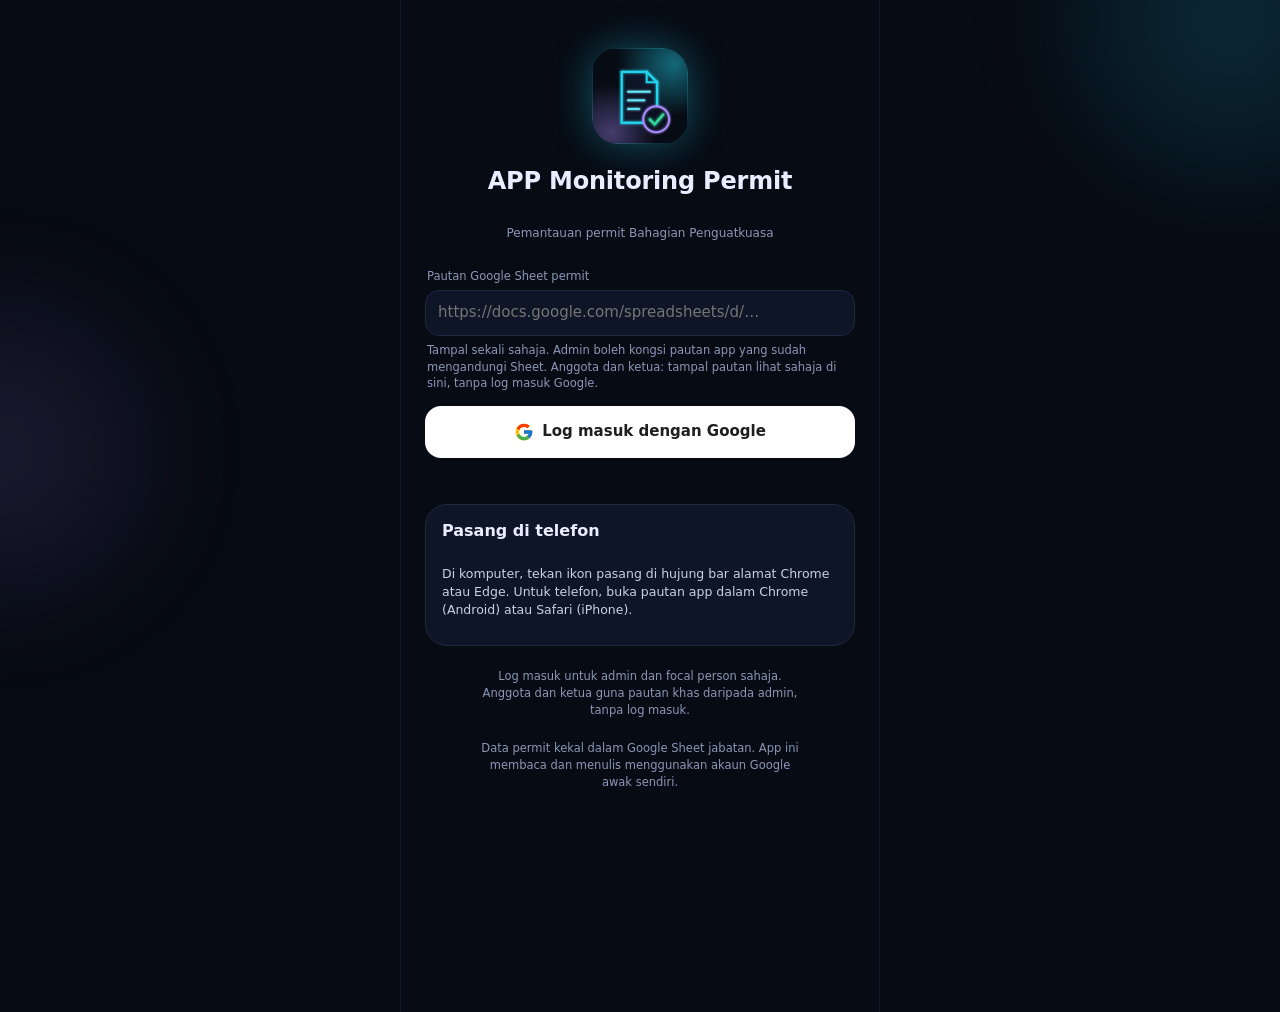
<file: index.html>
<!doctype html>
<html lang="ms">
<head>
<meta charset="utf-8">
<meta name="viewport" content="width=device-width, initial-scale=1, viewport-fit=cover">
<meta http-equiv="Content-Security-Policy" content="default-src 'self'; script-src 'self' https://accounts.google.com/gsi/client; style-src 'self' 'unsafe-inline' https://fonts.googleapis.com https://accounts.google.com/gsi/style; font-src https://fonts.gstatic.com; img-src 'self' data: blob: https://*.googleusercontent.com; connect-src 'self' https://*.googleapis.com https://accounts.google.com/gsi/ https://script.google.com https://script.googleusercontent.com; frame-src https://accounts.google.com/gsi/; manifest-src 'self'; worker-src 'self'; base-uri 'self'; form-action 'none'; object-src 'none'">
<meta name="referrer" content="strict-origin-when-cross-origin">
<title>APP Monitoring Permit</title>
<meta name="description" content="Pemantauan permit Bahagian Penguatkuasa: hasil kutipan, carian permit, pembaharuan dan surat peringatan.">
<meta name="theme-color" content="#070b14">
<meta name="color-scheme" content="dark">
<meta name="mobile-web-app-capable" content="yes">
<meta name="apple-mobile-web-app-capable" content="yes">
<meta name="apple-mobile-web-app-status-bar-style" content="black-translucent">
<meta name="apple-mobile-web-app-title" content="Monitoring Permit">
<link rel="manifest" href="manifest.webmanifest">
<link rel="icon" type="image/png" sizes="32x32" href="icons/icon-32.png">
<link rel="apple-touch-icon" href="icons/icon-180.png">
<link rel="preconnect" href="https://fonts.googleapis.com">
<link rel="preconnect" href="https://fonts.gstatic.com" crossorigin>
<link rel="stylesheet" href="https://fonts.googleapis.com/css2?family=Inter:wght@400;500;600;700&family=Space+Grotesk:wght@500;700&display=swap">
<link rel="stylesheet" href="css/app.css">
<script src="https://accounts.google.com/gsi/client" async defer></script>
<script type="module" src="js/app.js"></script>
</head>
<body>
<div class="bg-glow" aria-hidden="true"><span class="g1"></span><span class="g2"></span></div>
<main id="app">
  <div class="boot"><img src="icons/icon-192.png" alt="" width="88" height="88"><span>Memuatkan APP Monitoring Permit…</span></div>
</main>
<nav id="nav" class="nav" aria-label="Navigasi utama" hidden></nav>
<div id="toast" class="toast" role="status" aria-live="polite"></div>
<div id="sheet-root"></div>
<noscript><p style="padding:24px;color:#e8eeff">App ini memerlukan JavaScript.</p></noscript>
</body>
</html>
</file>
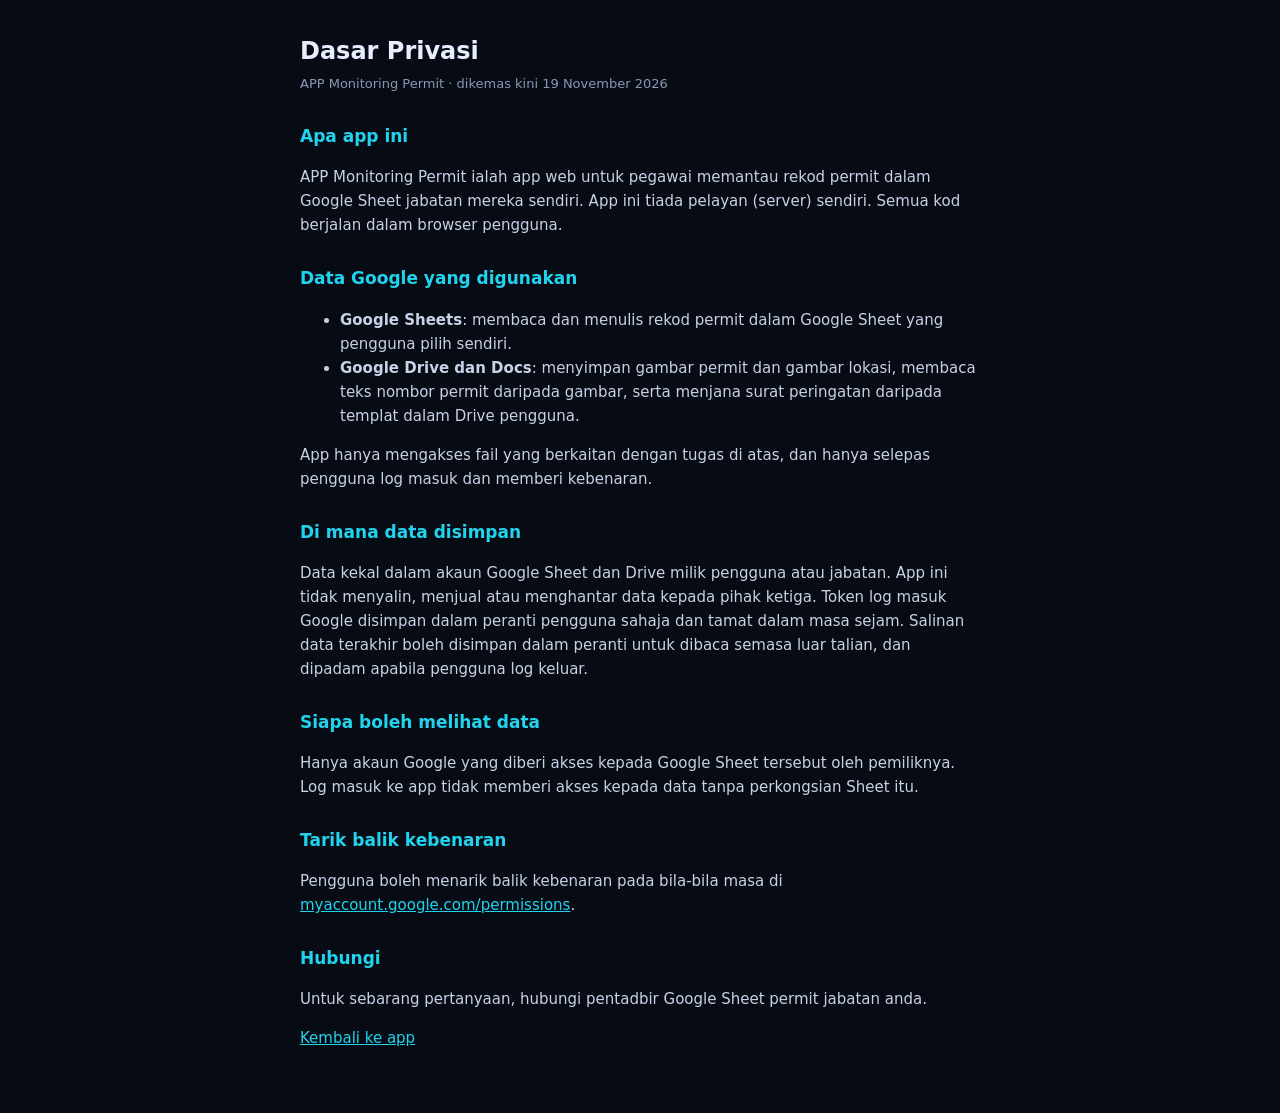
<file: privacy.html>
<!doctype html>
<html lang="ms">
<head>
<meta charset="utf-8">
<meta name="viewport" content="width=device-width, initial-scale=1">
<title>Dasar Privasi, APP Monitoring Permit</title>
<style>
  :root { color-scheme: dark; }
  body { margin: 0; background: #070b14; color: #e8eeff; font: 15px/1.6 system-ui, -apple-system, 'Segoe UI', Roboto, sans-serif; }
  main { max-width: 680px; margin: 0 auto; padding: 32px 18px 48px; }
  h1 { font-size: 24px; margin: 0 0 4px; }
  h2 { font-size: 17px; margin: 28px 0 6px; color: #22d3ee; }
  p, li { color: #c9d1e6; }
  a { color: #22d3ee; }
  .sub { color: #8b97b5; font-size: 13px; }
</style>
</head>
<body>
<main>
  <h1>Dasar Privasi</h1>
  <div class="sub">APP Monitoring Permit · dikemas kini 19 November 2026</div>

  <h2>Apa app ini</h2>
  <p>APP Monitoring Permit ialah app web untuk pegawai memantau rekod permit dalam Google Sheet jabatan mereka sendiri. App ini tiada pelayan (server) sendiri. Semua kod berjalan dalam browser pengguna.</p>

  <h2>Data Google yang digunakan</h2>
  <ul>
    <li><b>Google Sheets</b>: membaca dan menulis rekod permit dalam Google Sheet yang pengguna pilih sendiri.</li>
    <li><b>Google Drive dan Docs</b>: menyimpan gambar permit dan gambar lokasi, membaca teks nombor permit daripada gambar, serta menjana surat peringatan daripada templat dalam Drive pengguna.</li>
  </ul>
  <p>App hanya mengakses fail yang berkaitan dengan tugas di atas, dan hanya selepas pengguna log masuk dan memberi kebenaran.</p>

  <h2>Di mana data disimpan</h2>
  <p>Data kekal dalam akaun Google Sheet dan Drive milik pengguna atau jabatan. App ini tidak menyalin, menjual atau menghantar data kepada pihak ketiga. Token log masuk Google disimpan dalam peranti pengguna sahaja dan tamat dalam masa sejam. Salinan data terakhir boleh disimpan dalam peranti untuk dibaca semasa luar talian, dan dipadam apabila pengguna log keluar.</p>

  <h2>Siapa boleh melihat data</h2>
  <p>Hanya akaun Google yang diberi akses kepada Google Sheet tersebut oleh pemiliknya. Log masuk ke app tidak memberi akses kepada data tanpa perkongsian Sheet itu.</p>

  <h2>Tarik balik kebenaran</h2>
  <p>Pengguna boleh menarik balik kebenaran pada bila-bila masa di <a href="https://myaccount.google.com/permissions">myaccount.google.com/permissions</a>.</p>

  <h2>Hubungi</h2>
  <p>Untuk sebarang pertanyaan, hubungi pentadbir Google Sheet permit jabatan anda.</p>

  <p><a href="./">Kembali ke app</a></p>
</main>
</body>
</html>
</file>
<file: css/app.css>
/* APP Monitoring Permit, gaya "Neon gelap" */
:root {
  --bg: #070b14;
  --card: #0e1526;
  --card2: #141c2e;
  --deep: #0b111e;
  --line: #1d2a44;
  --text: #e8eeff;
  --soft: #c9d1e6;
  --muted: #8b97b5;
  --cyan: #22d3ee;
  --violet: #a78bfa;
  --green: #34d399;
  --amber: #fbbf24;
  --rose: #fb7185;
  --grey: #a3adc4;
  --font: 'Inter', system-ui, -apple-system, 'Segoe UI', Roboto, sans-serif;
  --font-h: 'Space Grotesk', 'Inter', system-ui, sans-serif;
  color-scheme: dark;
}

* { box-sizing: border-box; }
html, body { margin: 0; background: var(--bg); color: var(--text); }
body {
  font-family: var(--font);
  font-size: 14px;
  line-height: 1.45;
  min-height: 100dvh;
  -webkit-font-smoothing: antialiased;
  -webkit-tap-highlight-color: transparent;
  overscroll-behavior-y: none;
}
a { color: var(--cyan); text-decoration: none; }
button { font: inherit; color: inherit; }
[hidden] { display: none !important; }
:focus-visible { outline: 2px solid var(--cyan); outline-offset: 2px; }
.sr { position: absolute; width: 1px; height: 1px; overflow: hidden; clip: rect(0 0 0 0); white-space: nowrap; }
.ic { width: 22px; height: 22px; flex: none; }

.bg-glow { position: fixed; inset: 0; pointer-events: none; overflow: hidden; z-index: 0; }
.bg-glow span { position: absolute; border-radius: 50%; filter: blur(70px); }
.bg-glow .g1 { top: -120px; right: -90px; width: 280px; height: 280px; background: var(--cyan); opacity: .15; }
.bg-glow .g2 { top: 320px; left: -130px; width: 260px; height: 260px; background: var(--violet); opacity: .12; }

#app {
  position: relative;
  z-index: 1;
  max-width: 480px;
  margin: 0 auto;
  min-height: 100dvh;
  padding-bottom: calc(112px + env(safe-area-inset-bottom));
}
.page { padding: calc(18px + env(safe-area-inset-top)) 16px 0; display: flex; flex-direction: column; gap: 12px; }
.pt { padding: 6px 4px 0; }

/* Teks */
.h1 { font-family: var(--font-h); font-size: 22px; font-weight: 700; margin: 0; letter-spacing: -.2px; }
.h2 { font-family: var(--font-h); font-size: 16px; font-weight: 700; margin: 0; }
.sub { font-size: 12px; color: var(--muted); }
.sub2 { font-size: 12.5px; color: var(--soft); }
.small { font-size: 12px; }
.muted { color: var(--muted); }
.cyan { color: var(--cyan); }
.violet { color: var(--violet); }
.amber { color: var(--amber); }
.b { font-weight: 700; }
.mono { font-family: var(--font-h); font-weight: 700; }
.center { text-align: center; }
.grow { flex: 1; min-width: 0; }
.count { font-size: 12px; color: var(--muted); margin: 6px 4px 0; }

/* Kad */
.card { background: var(--card); border: 1px solid var(--line); border-radius: 22px; padding: 14px 16px; display: flex; flex-direction: column; gap: 10px; }
.card.neon { border-color: rgba(34, 211, 238, .35); box-shadow: 0 0 30px rgba(34, 211, 238, .1); }
.card-h { display: flex; justify-content: space-between; align-items: center; gap: 10px; }
.sep { height: 1px; background: var(--line); }

/* Bar atas */
.top { display: flex; justify-content: space-between; align-items: center; gap: 12px; padding: 4px 4px 0; }
.who { display: flex; align-items: center; gap: 12px; color: var(--text); min-width: 0; }
.who > span:last-child { display: flex; flex-direction: column; min-width: 0; }
.who-logo { flex: none; border-radius: 14px; }
.hello { font-size: 17px; font-weight: 600; white-space: nowrap; overflow: hidden; text-overflow: ellipsis; }
.avatar {
  width: 44px; height: 44px; flex: none; border-radius: 50%; border: 1.5px solid var(--cyan);
  display: flex; align-items: center; justify-content: center; font-family: var(--font-h); font-weight: 700;
  color: var(--cyan); box-shadow: 0 0 14px rgba(34, 211, 238, .45);
}
.avatar.lg { width: 56px; height: 56px; font-size: 20px; }
.icon-btn {
  position: relative; width: 44px; height: 44px; flex: none; border-radius: 14px; border: 1px solid var(--line);
  background: var(--card); color: var(--text); display: flex; align-items: center; justify-content: center; cursor: pointer;
}
.icon-btn .ic { width: 20px; height: 20px; }
.icon-btn .dot { position: absolute; top: 9px; right: 10px; width: 8px; height: 8px; border-radius: 50%; background: var(--amber); box-shadow: 0 0 8px var(--amber); }
.hbar { display: flex; align-items: center; gap: 10px; padding-top: 4px; }
.hbar-t { flex: 1; min-width: 0; }
.hbar-title { font-family: var(--font-h); font-size: 17px; font-weight: 700; }

/* Hero Utama */
.hero {
  padding: 18px; border-radius: 26px; background: var(--card); border: 1px solid rgba(34, 211, 238, .35);
  box-shadow: 0 0 32px rgba(34, 211, 238, .12); display: flex; justify-content: space-between; align-items: center; gap: 10px; color: var(--text);
}
.hero-l { display: flex; flex-direction: column; gap: 6px; min-width: 0; }
.hero-amt { font-family: var(--font-h); font-size: 27px; font-weight: 700; letter-spacing: -.5px; white-space: nowrap; }
.hero-amt.big { font-size: 30px; }
.chip-c {
  align-self: flex-start; font-size: 11px; font-weight: 600; color: var(--cyan); background: rgba(34, 211, 238, .1);
  border: 1px solid rgba(34, 211, 238, .35); padding: 3px 9px; border-radius: 999px;
}
.hero svg { flex: none; }

.tiles3 { display: grid; grid-template-columns: repeat(3, minmax(0, 1fr)); gap: 10px; }
.tile { padding: 11px 12px; border-radius: 18px; background: var(--card); border: 1px solid var(--line); color: var(--text); }
.tile.warn { border-color: rgba(251, 191, 36, .4); }
.tile-l { display: flex; align-items: center; gap: 6px; font-size: 11px; color: var(--muted); }
.tile-n { font-family: var(--font-h); font-size: 24px; font-weight: 700; margin-top: 2px; }
.led { width: 8px; height: 8px; border-radius: 50%; flex: none; display: inline-block; }
.led.ok { background: var(--green); box-shadow: 0 0 8px var(--green); }
.led.warn { background: var(--amber); box-shadow: 0 0 8px var(--amber); }
.led.bad { background: var(--rose); box-shadow: 0 0 8px var(--rose); }

.quick { display: grid; grid-template-columns: repeat(4, minmax(0, 1fr)); gap: 8px; margin: 4px 0; }
.quick a { position: relative; display: flex; flex-direction: column; align-items: center; gap: 7px; color: var(--text); font-size: 12px; }
.q-ic {
  width: 56px; height: 56px; border-radius: 20px; background: var(--card); border: 1px solid rgba(34, 211, 238, .45);
  color: var(--cyan); display: flex; align-items: center; justify-content: center; box-shadow: 0 0 16px rgba(34, 211, 238, .18);
}
.q-ic.v { border-color: rgba(167, 139, 250, .5); color: var(--violet); box-shadow: 0 0 16px rgba(167, 139, 250, .18); }
.q-ic .ic { width: 24px; height: 24px; }
.q-badge {
  position: absolute; top: -4px; right: calc(50% - 34px); min-width: 18px; height: 18px; padding: 0 5px; border-radius: 999px;
  background: var(--amber); color: #1a1300; font-size: 11px; font-weight: 700; display: flex; align-items: center; justify-content: center;
}

.att { display: flex; flex-direction: column; gap: 10px; }
.att-row { display: flex; justify-content: space-between; align-items: center; gap: 10px; color: var(--text); }
.att-main { min-width: 0; }
.att-name { font-size: 14px; font-weight: 600; overflow: hidden; text-overflow: ellipsis; white-space: nowrap; }

.info-banner, .install-b {
  padding: 11px 14px; border-radius: 18px; background: rgba(167, 139, 250, .1); border: 1px solid rgba(167, 139, 250, .4);
  display: flex; align-items: center; gap: 10px; color: var(--text); font-size: 12.5px; line-height: 1.4;
}
.info-banner .ic, .install-b > .ic { color: var(--violet); width: 20px; height: 20px; }
.install-b { background: rgba(34, 211, 238, .08); border-color: rgba(34, 211, 238, .4); }
.install-b > .ic { color: var(--cyan); }
.icon-x { width: 32px; height: 32px; border: 0; background: transparent; color: var(--muted); display: flex; align-items: center; justify-content: center; cursor: pointer; }
.icon-x .ic { width: 16px; height: 16px; }
.offline { font-size: 12px; color: #fde68a; background: rgba(251, 191, 36, .08); border: 1px solid rgba(251, 191, 36, .35); padding: 8px 12px; border-radius: 14px; }

/* Lencana dan pil */
.badge, .pill {
  font-size: 11px; font-weight: 700; padding: 3px 9px; border-radius: 999px; white-space: nowrap; border: 1px solid var(--line); color: var(--soft); flex: none;
}
.badge.ok, .pill.ok { color: var(--green); border-color: rgba(52, 211, 153, .5); }
.badge.warn, .pill.warn { color: var(--amber); border-color: rgba(251, 191, 36, .55); }
.badge.bad, .pill.bad { color: var(--rose); border-color: rgba(251, 113, 133, .55); }
.badge.mute { color: var(--grey); border-color: #334155; }
.pill.cyan { color: var(--cyan); border-color: rgba(34, 211, 238, .5); }
.pill { font-family: var(--font-h); font-size: 12.5px; padding: 4px 10px; }
.tag { font-size: 11px; color: var(--soft); background: var(--line); padding: 3px 9px; border-radius: 999px; }
.tags { display: flex; gap: 6px; margin-top: 6px; flex-wrap: wrap; }

/* Carian */
.search {
  display: flex; align-items: center; gap: 10px; height: 52px; padding: 0 8px 0 14px; border-radius: 18px; background: var(--card);
  border: 1px solid var(--cyan); box-shadow: 0 0 0 3px rgba(34, 211, 238, .15), 0 0 22px rgba(34, 211, 238, .18);
}
.search > .ic { color: var(--cyan); width: 20px; height: 20px; }
.search input { flex: 1; min-width: 0; border: 0; outline: 0; background: transparent; color: var(--text); font: inherit; font-size: 16px; }
.search input::-webkit-search-cancel-button { display: none; }
.clear { width: 32px; height: 32px; border: 0; border-radius: 50%; background: var(--line); color: var(--soft); display: flex; align-items: center; justify-content: center; cursor: pointer; }
.clear .ic { width: 14px; height: 14px; }

.chips { display: flex; gap: 8px; flex-wrap: wrap; }
.chip {
  height: 36px; padding: 0 13px; border-radius: 999px; border: 1px solid var(--line); background: var(--card); color: var(--soft);
  font-size: 13px; cursor: pointer; display: inline-flex; align-items: center; gap: 6px;
}
.chip.on { background: var(--cyan); border-color: var(--cyan); color: #04131a; font-weight: 600; }
.chip.on .led { box-shadow: none; }

.list { display: flex; flex-direction: column; gap: 10px; }
.rcard {
  padding: 14px 16px; border-radius: 20px; background: var(--card); border: 1px solid var(--line); color: var(--text);
  display: flex; flex-direction: column; gap: 6px;
}
.rcard.dim { background: var(--deep); border-color: #172238; color: var(--soft); }
.rcard.violet-b { border-color: rgba(167, 139, 250, .5); }
.rcard-top { display: flex; justify-content: space-between; align-items: flex-start; gap: 10px; }
.rcard-name { font-size: 14.5px; font-weight: 600; min-width: 0; overflow-wrap: anywhere; }
.rcard-foot { display: flex; justify-content: space-between; gap: 10px; font-size: 12px; color: var(--soft); flex-wrap: wrap; }

.empty { text-align: center; padding: 32px 16px; display: flex; flex-direction: column; gap: 8px; align-items: center; }
.empty-t { font-family: var(--font-h); font-weight: 700; font-size: 15px; }

/* Butiran */
.phero {
  padding: 18px; border-radius: 26px; background: var(--card); border: 1px solid var(--line); display: flex; flex-direction: column; gap: 12px;
}
.phero.ok { border-color: rgba(52, 211, 153, .45); box-shadow: 0 0 30px rgba(52, 211, 153, .08); }
.phero.warn { border-color: rgba(251, 191, 36, .45); box-shadow: 0 0 30px rgba(251, 191, 36, .1); }
.phero.bad { border-color: rgba(251, 113, 133, .45); box-shadow: 0 0 30px rgba(251, 113, 133, .1); }
.phero-top { display: flex; justify-content: space-between; align-items: flex-start; gap: 10px; }
.phero-name { font-family: var(--font-h); font-size: 21px; font-weight: 700; overflow-wrap: anywhere; }
.phero-big { display: flex; align-items: baseline; gap: 8px; flex-wrap: wrap; font-size: 14px; color: var(--soft); }
.phero-big .num { font-family: var(--font-h); font-size: 44px; font-weight: 700; line-height: 1; }
.pbar { height: 8px; border-radius: 999px; background: var(--line); overflow: hidden; }
.pbar > div { height: 8px; border-radius: 999px; }
.pbar-l { display: flex; justify-content: space-between; font-size: 11px; color: var(--muted); margin-top: 5px; }

.acts { display: grid; grid-template-columns: repeat(var(--n, 4), minmax(0, 1fr)); gap: 8px; }
.act {
  display: flex; flex-direction: column; align-items: center; gap: 6px; padding: 12px 0; border-radius: 18px; background: var(--card);
  border: 1px solid var(--line); color: var(--muted); font-size: 12px; font-weight: 600; cursor: pointer; text-align: center;
}
.act.primary { background: var(--cyan); border-color: var(--cyan); color: #04131a; box-shadow: 0 0 18px rgba(34, 211, 238, .45); }
.act.violet { border-color: rgba(167, 139, 250, .5); color: var(--violet); }
.act.green { border-color: rgba(52, 211, 153, .5); color: var(--green); }

.dl-card { gap: 0; padding: 4px 16px; }
.drow { display: flex; justify-content: space-between; align-items: center; gap: 12px; padding: 11px 0; border-bottom: 1px solid var(--line); }
.drow:last-child { border-bottom: 0; }
.dl { font-size: 12.5px; color: var(--muted); flex: none; }
.dv { font-size: 13px; text-align: right; overflow-wrap: anywhere; display: flex; align-items: center; justify-content: flex-end; gap: 8px; flex-wrap: wrap; }
.more-card .drow { padding: 8px 0; }
.mini {
  height: 30px; padding: 0 10px; border-radius: 10px; border: 1px solid rgba(34, 211, 238, .5); background: transparent; color: var(--cyan);
  font-size: 12px; font-weight: 600; cursor: pointer;
}

.files { display: grid; grid-template-columns: repeat(2, minmax(0, 1fr)); gap: 8px; }
.fbtn {
  display: flex; align-items: center; gap: 8px; min-height: 48px; padding: 10px 12px; border-radius: 16px; background: var(--card);
  border: 1px solid var(--line); color: var(--text); font-size: 12.5px; cursor: pointer; text-align: left;
}
.fbtn span { flex: 1; min-width: 0; }
.fbtn .ic { width: 18px; height: 18px; color: var(--cyan); }
.fbtn.dashed { border: 1.5px dashed rgba(34, 211, 238, .5); background: rgba(34, 211, 238, .05); }
.fbtn.done { border-color: rgba(52, 211, 153, .5); }
.fbtn.done .ic { color: var(--green); }
.fbtn.wait { border-color: rgba(34, 211, 238, .35); color: var(--soft); cursor: default; }
.fbtn.wait .spin { width: 14px; height: 14px; flex: none; color: var(--cyan); }
.scanbar .spin { width: 12px; height: 12px; vertical-align: -1px; margin-right: 4px; color: var(--cyan); }

.note { padding: 14px 16px; border-radius: 22px; display: flex; flex-direction: column; gap: 10px; }
.note.warn { background: rgba(251, 191, 36, .07); border: 1px solid rgba(251, 191, 36, .4); }
.note.ok { background: rgba(52, 211, 153, .07); border: 1px solid rgba(52, 211, 153, .4); }
.note-t { display: flex; align-items: center; gap: 8px; font-size: 13.5px; font-weight: 600; }
.note.warn .note-t { color: #fde68a; }
.note.warn .note-t .ic { color: var(--amber); width: 18px; height: 18px; }
.note.ok .note-t .ic { color: var(--green); width: 18px; height: 18px; }

.hist { display: flex; flex-direction: column; gap: 8px; }
.hist-i { display: flex; align-items: center; gap: 10px; font-size: 12.5px; color: var(--soft); }
.hist-i.cur { color: var(--text); font-weight: 600; }

/* Butang */
.btn {
  display: inline-flex; align-items: center; justify-content: center; gap: 8px; height: 46px; padding: 0 16px; border-radius: 16px;
  border: 1px solid transparent; font-size: 14px; font-weight: 700; cursor: pointer; text-decoration: none; white-space: nowrap;
}
.btn .ic { width: 18px; height: 18px; }
.btn:disabled { opacity: .55; cursor: default; }
.btn.primary { background: var(--cyan); color: #04131a; box-shadow: 0 0 22px rgba(34, 211, 238, .45); }
.btn.violet { background: var(--violet); color: #160b33; box-shadow: 0 0 20px rgba(167, 139, 250, .45); }
.btn.amber { background: var(--amber); color: #1a1300; }
.btn.amber-o { border-color: rgba(251, 191, 36, .55); color: var(--amber); background: transparent; }
.btn.ghost { background: var(--card); border-color: var(--line); color: var(--text); }
.btn.ghost.danger { color: var(--rose); border-color: rgba(251, 113, 133, .45); }
.btn.google { background: #fff; color: #1f1f1f; }
.btn.google .ic { width: 20px; height: 20px; }
.btn.big { height: 52px; width: 100%; font-size: 15px; }
.btn.wide { width: 100%; }
.btn.sm { height: 38px; padding: 0 12px; font-size: 13px; border-radius: 12px; }
.btn.amber.sm { align-self: flex-start; }
.link { border: 0; background: none; color: var(--cyan); font-size: 12px; font-weight: 600; padding: 0; cursor: pointer; }
.row2 { display: grid; grid-template-columns: repeat(2, minmax(0, 1fr)); gap: 10px; }
.row-btns { display: flex; gap: 8px; flex-wrap: wrap; }
.spin {
  width: 16px; height: 16px; border-radius: 50%; border: 2px solid currentColor; border-right-color: transparent;
  display: inline-block; animation: spin .8s linear infinite;
}
@keyframes spin { to { transform: rotate(360deg); } }

/* Borang */
.form-page { gap: 10px; }
.vbanner {
  padding: 10px 14px; border-radius: 16px; background: rgba(167, 139, 250, .1); border: 1px solid rgba(167, 139, 250, .4);
  display: flex; justify-content: space-between; align-items: center; gap: 10px; font-size: 12.5px; color: #ddd6fe;
}
.vbanner b { color: var(--text); }
.vbanner a { color: var(--violet); font-weight: 600; }
.seg { padding: 4px; border-radius: 16px; background: var(--card); border: 1px solid var(--line); display: grid; grid-auto-flow: column; grid-auto-columns: minmax(0, 1fr); gap: 4px; }
.seg button { height: 44px; border: 0; border-radius: 12px; background: transparent; color: var(--muted); font-size: 13.5px; font-weight: 600; cursor: pointer; }
.seg button[aria-checked="true"] { background: var(--cyan); color: #04131a; font-weight: 700; box-shadow: 0 0 16px rgba(34, 211, 238, .4); }
.grid2 { display: grid; grid-template-columns: repeat(2, minmax(0, 1fr)); gap: 10px; }
.fld { display: flex; flex-direction: column; min-width: 0; }
.lbl { display: block; font-size: 11.5px; color: var(--muted); margin: 0 0 5px 2px; }
.hint { font-size: 11.5px; color: var(--muted); margin: 6px 2px 0; }
.inp {
  width: 100%; min-height: 46px; padding: 0 12px; border-radius: 14px; border: 1px solid var(--line); background: var(--card);
  color: var(--text); font: inherit; font-size: 15px; outline: 0; appearance: none; -webkit-appearance: none;
}
textarea.inp { padding: 11px 12px; resize: vertical; line-height: 1.4; }
select.inp {
  background-image: url("data:image/svg+xml,%3Csvg xmlns='http://www.w3.org/2000/svg' width='14' height='14' viewBox='0 0 24 24' fill='none' stroke='%238b97b5' stroke-width='2.4' stroke-linecap='round'%3E%3Cpath d='M6 9l6 6 6-6'/%3E%3C/svg%3E");
  background-repeat: no-repeat; background-position: right 12px center; padding-right: 32px;
}
.inp:focus { border-color: var(--cyan); box-shadow: 0 0 0 3px rgba(34, 211, 238, .12); }
.inp.violet { border-color: rgba(167, 139, 250, .6); }
.inp.err { border-color: var(--rose); box-shadow: 0 0 0 3px rgba(251, 113, 133, .15); }
.inp[type="date"] { color-scheme: dark; }
.inrow { display: flex; gap: 8px; }
.inrow .inp { flex: 1; min-width: 0; }
.inrow .btn { height: 46px; }
.form-card { gap: 12px; }

.stepper { padding: 10px 12px; border-radius: 16px; background: var(--card); border: 1px solid var(--line); }
.stepper.on { border-color: rgba(34, 211, 238, .4); }
.stepper-l { font-size: 11.5px; color: var(--muted); }
.stepper-c { display: flex; justify-content: space-between; align-items: center; margin-top: 6px; }
.st-btn { width: 38px; height: 38px; border-radius: 10px; border: 1px solid var(--line); background: var(--card2); color: var(--text); font-size: 18px; cursor: pointer; }
.st-v { font-family: var(--font-h); font-size: 22px; font-weight: 700; color: var(--muted); }
.stepper.on .st-v { color: var(--cyan); }

/* Imbas permit */
.choice {
  display: flex; flex-direction: column; align-items: flex-start; gap: 6px; width: 100%; padding: 18px; border-radius: 22px;
  background: var(--card); border: 1px solid var(--line); color: var(--text); text-align: left; text-decoration: none; font: inherit; cursor: pointer;
}
.choice.main { border-color: rgba(34, 211, 238, .45); background: linear-gradient(160deg, rgba(34, 211, 238, .12), var(--card) 65%); box-shadow: 0 0 30px rgba(34, 211, 238, .12); }
.choice:disabled { cursor: default; }
.choice-ic { width: 46px; height: 46px; border-radius: 14px; display: grid; place-items: center; background: rgba(34, 211, 238, .12); color: var(--cyan); margin-bottom: 4px; }
.choice-ic.v { background: rgba(167, 139, 250, .12); color: var(--violet); }
.choice-ic .ic { width: 22px; height: 22px; }
.choice-t { font-family: var(--font-h); font-size: 17px; font-weight: 700; display: flex; align-items: center; gap: 8px; }
.link.center { align-self: center; padding: 4px 8px 8px; }
.inp.scanned { border-color: rgba(34, 211, 238, .75); background-color: rgba(34, 211, 238, .06); }
.seg.scanned { border-color: rgba(34, 211, 238, .75); }
.scan-tag { margin-left: 6px; padding: 1px 6px; border-radius: 6px; font-size: 10px; font-weight: 700; color: #04131a; background: var(--cyan); vertical-align: 1px; }
.scan-diff { margin: 6px 2px 0; font-size: 11.5px; color: var(--amber); display: flex; gap: 10px; align-items: center; flex-wrap: wrap; }
.scan-diff b { color: var(--text); font-weight: 600; }
.scanbar {
  display: flex; gap: 12px; align-items: center; padding: 10px 12px 10px 10px; border-radius: 16px; font-size: 12.5px; line-height: 1.45;
  background: rgba(34, 211, 238, .08); border: 1px solid rgba(34, 211, 238, .4); color: var(--soft);
}
.scanbar b { color: var(--text); }
.scan-thumb { flex: none; width: 56px; height: 72px; padding: 0; border-radius: 10px; overflow: hidden; border: 1px solid var(--line); background: var(--deep); cursor: zoom-in; }
.scan-thumb img { width: 100%; height: 100%; object-fit: cover; display: block; }
.scan-full { width: 100%; max-height: 70vh; object-fit: contain; border-radius: 12px; background: var(--deep); }

details.more { border-radius: 16px; }
details.more summary, details.more-card summary { cursor: pointer; font-size: 12.5px; color: var(--muted); padding: 6px 4px; list-style: none; }
details.more summary::before, details.more-card summary::before { content: '+ '; color: var(--cyan); }
details[open].more summary::before, details[open].more-card summary::before { content: '− '; }
details.more .fld { margin-top: 6px; }

.savebar {
  position: sticky; bottom: calc(10px + env(safe-area-inset-bottom)); margin-top: 6px; padding: 14px; border-radius: 22px;
  background: rgba(14, 21, 38, .96); border: 1px solid rgba(34, 211, 238, .35); display: flex; flex-direction: column; gap: 12px;
  backdrop-filter: blur(10px); -webkit-backdrop-filter: blur(10px); z-index: 5;
}
.save-sum { display: flex; justify-content: space-between; align-items: flex-end; gap: 10px; }
.save-r { text-align: right; display: flex; flex-direction: column; align-items: flex-end; gap: 2px; }
.save-amt { font-family: var(--font-h); font-size: 24px; font-weight: 700; white-space: nowrap; }

/* Hasil */
.year select {
  height: 40px; padding: 0 30px 0 14px; border-radius: 14px; border: 1px solid rgba(34, 211, 238, .45); background-color: var(--card);
  color: var(--cyan); font: inherit; font-size: 14px; font-weight: 600; appearance: none; -webkit-appearance: none; cursor: pointer;
  background-image: url("data:image/svg+xml,%3Csvg xmlns='http://www.w3.org/2000/svg' width='14' height='14' viewBox='0 0 24 24' fill='none' stroke='%2322d3ee' stroke-width='2.4' stroke-linecap='round'%3E%3Cpath d='M6 9l6 6 6-6'/%3E%3C/svg%3E");
  background-repeat: no-repeat; background-position: right 10px center;
}
.bars { margin-top: 6px; height: 150px; display: grid; grid-template-columns: repeat(12, minmax(0, 1fr)); gap: 6px; align-items: end; }
.bcol { height: 100%; border: 0; background: none; padding: 0; display: flex; flex-direction: column; justify-content: flex-end; align-items: center; gap: 4px; cursor: pointer; }
.bar { width: 100%; border-radius: 6px; background: rgba(34, 211, 238, .55); display: block; }
.bar.top { background: var(--cyan); box-shadow: 0 0 14px rgba(34, 211, 238, .55); }
.bar.zero { background: var(--line); }
.bar.now { box-shadow: 0 0 0 1px rgba(167, 139, 250, .7); }
.bcol.sel .bar { background: var(--violet); box-shadow: 0 0 14px rgba(167, 139, 250, .6); }
.bval { font-size: 11px; color: var(--cyan); font-weight: 600; }
.bars-l { display: grid; grid-template-columns: repeat(12, minmax(0, 1fr)); gap: 6px; text-align: center; font-size: 11px; color: var(--muted); }
.ulist { display: flex; flex-direction: column; gap: 12px; }
.urow { display: flex; justify-content: space-between; align-items: baseline; gap: 10px; font-size: 12.5px; }
.urow span { min-width: 0; }
.urow b { white-space: nowrap; flex: none; }
.ud > summary, .pb > summary { list-style: none; cursor: pointer; }
.ud > summary::-webkit-details-marker, .pb > summary::-webkit-details-marker { display: none; }
.ud > summary .urow > span::before, .pb > summary > span:first-child::before { content: '+ '; color: var(--cyan); font-weight: 700; }
.ud[open] > summary .urow > span::before, .pb[open] > summary > span:first-child::before { content: '− '; }
.pb { border-bottom: 1px solid var(--line); }
.pb:last-child { border-bottom: 0; }
.pb > summary { display: flex; justify-content: space-between; align-items: center; gap: 12px; padding: 12px 0; font-size: 13px; font-weight: 600; }
.pu { margin: 0 0 10px; padding: 8px 12px; border-radius: 14px; background: var(--deep); border: 1px solid var(--line); }
.ud > .pu { margin: 8px 0 0; }
.pu-h { display: flex; justify-content: space-between; align-items: baseline; gap: 10px; font-size: 12.5px; }
.pu-h span { min-width: 0; }
.pu-h b { white-space: nowrap; flex: none; color: var(--cyan); }
.pj { display: flex; justify-content: space-between; gap: 10px; font-size: 12px; color: var(--muted); padding: 5px 0 0; }
.pj .mono { white-space: nowrap; color: var(--soft); }
.ud > .pu .pj:first-child { padding-top: 0; }
.ubar { margin-top: 6px; height: 6px; border-radius: 999px; background: var(--line); overflow: hidden; }
.ubar > div { height: 6px; border-radius: 999px; background: var(--cyan); box-shadow: 0 0 10px rgba(34, 211, 238, .5); }
.stack { display: flex; height: 10px; border-radius: 999px; overflow: hidden; gap: 3px; }
.legend { display: grid; grid-template-columns: repeat(3, minmax(0, 1fr)); gap: 10px 8px; font-size: 12px; }
.lg-l { display: flex; align-items: center; gap: 6px; color: var(--muted); }
.lg-v { font-size: 14px; margin-top: 2px; }
.sw { width: 8px; height: 8px; border-radius: 50%; flex: none; }
.tiles2 { display: grid; grid-template-columns: repeat(2, minmax(0, 1fr)); gap: 10px; }
.tile2 { padding: 12px 14px; border-radius: 18px; color: var(--text); border: 1px solid var(--line); background: var(--card); }
.tile2.cyan { background: rgba(34, 211, 238, .07); border-color: rgba(34, 211, 238, .4); }
.tile2.cyan .tile-n { color: var(--cyan); }
.tile2.violet { background: rgba(167, 139, 250, .08); border-color: rgba(167, 139, 250, .45); }
.tile2.violet .tile-n { color: var(--violet); font-size: 22px; }

/* Surat */
.tabs { padding: 4px; border-radius: 16px; background: var(--card); border: 1px solid var(--line); display: grid; grid-template-columns: repeat(3, minmax(0, 1fr)); gap: 4px; }
.tabs a { height: 40px; border-radius: 12px; color: var(--soft); font-size: 12.5px; display: flex; align-items: center; justify-content: center; text-align: center; padding: 0 4px; }
.tabs a.on { background: var(--violet); color: #160b33; font-weight: 700; }
.paper {
  padding: 14px 16px 12px; border-radius: 14px; background: #fff; color: #1b1b1b; font-family: Arial, sans-serif; font-size: 10.5px;
  line-height: 1.5; box-shadow: 0 0 30px rgba(167, 139, 250, .25); display: flex; flex-direction: column; gap: 6px;
}
.paper-h { display: flex; justify-content: space-between; align-items: center; border-bottom: 1px solid #1b1b1b; padding-bottom: 5px; gap: 8px; }
.paper-org { font-family: Georgia, serif; font-size: 12px; font-weight: 700; letter-spacing: .3px; }
.paper-addr { font-size: 9px; color: #666; }
.paper-row { display: flex; justify-content: space-between; gap: 8px; flex-wrap: wrap; }
.paper-salam { font-family: Georgia, serif; font-style: italic; font-size: 11px; }
.paper .just { text-align: justify; }
.paper .fade { color: #8a8a8a; }
.paper-sign { margin-top: 6px; }
.paper mark { background: #fde68a; color: #1b1b1b; padding: 0 4px; border-radius: 3px; }

/* Panduan pasang */
.install-card { width: 100%; text-align: left; }
.steps { margin: 0; padding: 0; list-style: none; display: flex; flex-direction: column; gap: 10px; font-size: 13px; color: var(--soft); }
.steps li { display: flex; gap: 10px; align-items: flex-start; }
.stepn {
  flex: none; width: 24px; height: 24px; border-radius: 50%; border: 1px solid rgba(34, 211, 238, .5); color: var(--cyan);
  font-family: var(--font-h); font-weight: 700; font-size: 12px; display: flex; align-items: center; justify-content: center;
}
.install-card .hint { margin: 0; }

/* Profil */
.prof { flex-direction: row; align-items: center; gap: 14px; }
.prof .pill { display: inline-block; margin-top: 6px; }

/* Log masuk */
.login { min-height: 100dvh; padding: calc(48px + env(safe-area-inset-top)) 24px 32px; display: flex; flex-direction: column; align-items: center; gap: 14px; text-align: center; }
.login .fld { width: 100%; text-align: left; }
.login-logo { border-radius: 26px; box-shadow: 0 0 40px rgba(34, 211, 238, .35); margin-bottom: 6px; }
.login .h1 { font-size: 24px; }
.err { color: var(--rose); font-size: 13px; min-height: 18px; margin: 0; }
.fine { font-size: 11.5px; color: var(--muted); max-width: 320px; margin: 8px 0 0; }
.boot { min-height: 100dvh; display: flex; flex-direction: column; align-items: center; justify-content: center; gap: 16px; color: var(--muted); font-size: 13px; }
.boot img { border-radius: 24px; box-shadow: 0 0 40px rgba(34, 211, 238, .35); }

/* Navigasi bawah */
.nav {
  position: fixed; left: 50%; transform: translateX(-50%); bottom: calc(14px + env(safe-area-inset-bottom)); z-index: 20;
  width: calc(100% - 28px); max-width: 452px; height: 68px; border-radius: 24px; background: rgba(14, 21, 38, .94);
  border: 1px solid var(--line); display: flex; justify-content: space-around; align-items: center;
  backdrop-filter: blur(12px); -webkit-backdrop-filter: blur(12px);
}
.nav-i { display: flex; flex-direction: column; align-items: center; gap: 3px; font-size: 11px; color: var(--muted); min-width: 56px; padding: 6px 0; }
.nav-i.on { color: var(--cyan); }
.nav-fab {
  width: 58px; height: 58px; margin-top: -32px; border-radius: 50%; background: var(--cyan); color: #04131a;
  display: flex; align-items: center; justify-content: center; box-shadow: 0 0 24px rgba(34, 211, 238, .6);
}
.nav-fab .ic { width: 26px; height: 26px; }

/* Toast dan helaian bawah */
.toast {
  position: fixed; left: 50%; bottom: calc(96px + env(safe-area-inset-bottom)); transform: translate(-50%, 20px); z-index: 60;
  max-width: calc(100% - 32px); width: max-content; padding: 11px 16px; border-radius: 14px; background: #1b2540; color: var(--text);
  border: 1px solid #2a3a5c; font-size: 13px; box-shadow: 0 10px 30px rgba(0, 0, 0, .4); opacity: 0; pointer-events: none;
  transition: opacity .2s, transform .2s;
}
.toast.show { opacity: 1; transform: translate(-50%, 0); }
.toast.ok { border-color: rgba(52, 211, 153, .55); }
.toast.err { border-color: rgba(251, 113, 133, .6); color: #fecdd3; }
#sheet-root { position: fixed; inset: 0; z-index: 50; display: none; }
#sheet-root.open { display: block; }
.sheet-backdrop { position: absolute; inset: 0; background: rgba(2, 6, 14, .7); }
.sheet {
  position: absolute; left: 50%; bottom: 0; transform: translateX(-50%); width: 100%; max-width: 480px; max-height: 88dvh; overflow: auto;
  background: var(--card); border: 1px solid var(--line); border-bottom: 0; border-radius: 26px 26px 0 0;
  padding: 10px 18px calc(22px + env(safe-area-inset-bottom)); display: flex; flex-direction: column; gap: 12px;
  animation: up .22s ease-out;
}
.sheet-grip { width: 40px; height: 4px; border-radius: 999px; background: #2a3a5c; align-self: center; margin-bottom: 4px; }
@keyframes up { from { transform: translate(-50%, 30px); opacity: 0; } to { transform: translate(-50%, 0); opacity: 1; } }

@media (min-width: 520px) {
  #app { border-left: 1px solid rgba(29, 42, 68, .5); border-right: 1px solid rgba(29, 42, 68, .5); }
}
@media (prefers-reduced-motion: reduce) {
  *, *::before, *::after { animation: none !important; transition: none !important; }
}
</file>
